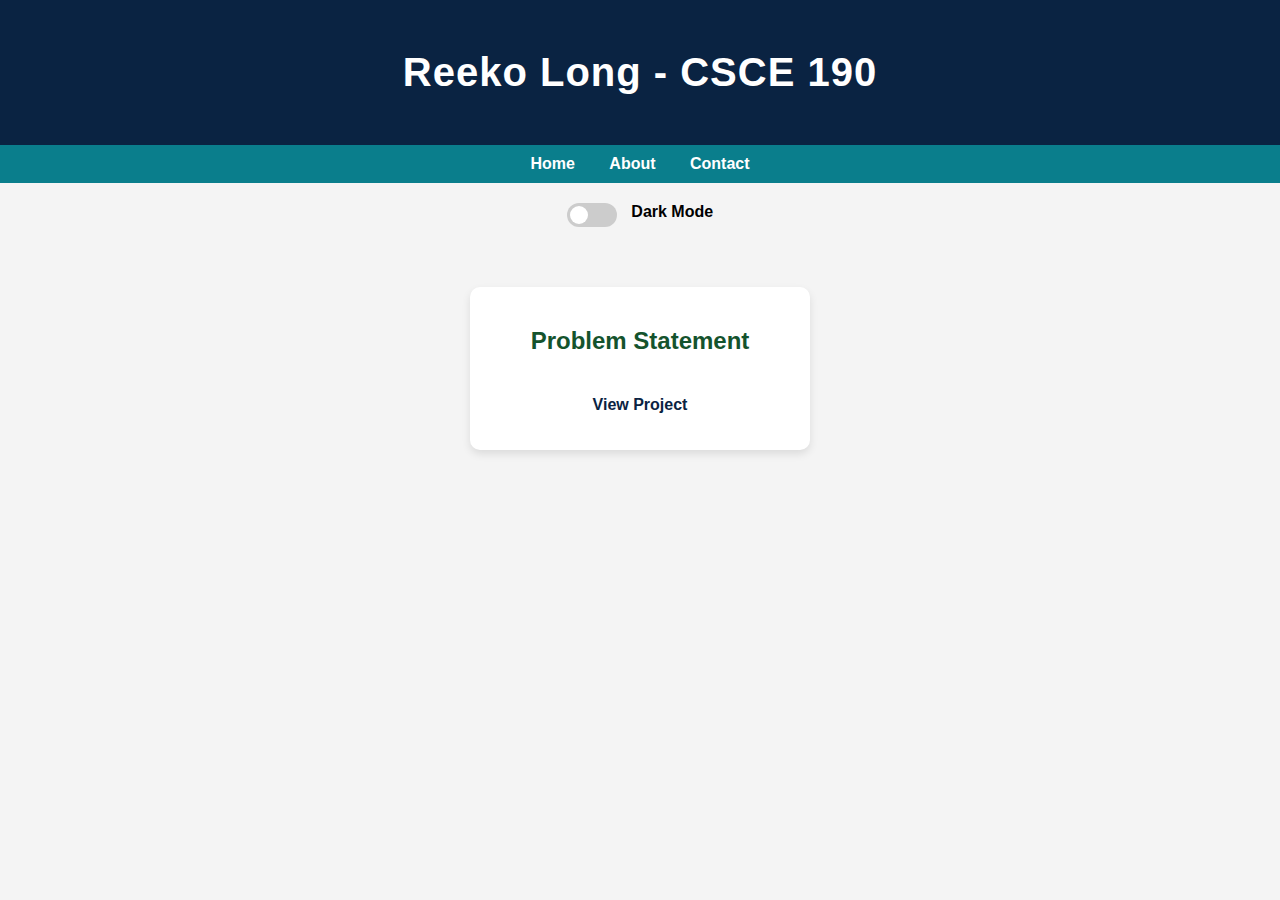
<file: index.html>
<!DOCTYPE html>
<html lang="en">
  <head>
    <meta charset="UTF-8" />
    <meta name="viewport" content="width=device-width, initial-scale=1.0" />
    <title>Reeko Long - CSCE 190</title>
    <link rel="stylesheet" href="main.css" />
    <style>
      body {
        font-family: Arial, sans-serif;
        margin: 0;
        padding: 0;
        background-color: #f4f4f4;
        color: #000;
      }

      body.dark {
        background-color: #121212;
        color: #f0f0f0;
      }

      header {
        background-color: #0a2342;
        padding: 20px;
        text-align: center;
      }

      header h1 {
        color: white;
        margin: 0;
      }

      nav {
        background-color: #0a7e8c;
        padding: 10px 0;
        text-align: center;
      }

      nav a {
        color: white;
        margin: 0 15px;
        text-decoration: none;
        font-weight: bold;
      }

      nav a:hover {
        text-decoration: underline;
      }

      main {
        padding: 40px;
        text-align: center;
      }

      .card {
        display: inline-block;
        background-color: white;
        padding: 20px;
        border-radius: 10px;
        box-shadow: 0 4px 8px rgba(0,0,0,0.1);
        text-align: center;
        width: 300px;
      }

      body.dark .card {
        background-color: #1e1e1e;
        box-shadow: 0 4px 8px rgba(255,255,255,0.05);
      }

      .card a {
        text-decoration: none;
        color: #0a2342;
        font-weight: bold;
      }

      body.dark .card a {
        color: #80d8ff;
      }

      .card a:hover {
        text-decoration: underline;
      }

      /* Toggle Switch Styling */
      .toggle-container {
        text-align: center;
        margin: 20px 0;
      }

      .switch {
        position: relative;
        display: inline-block;
        width: 50px;
        height: 24px;
      }

      .switch input {
        opacity: 0;
        width: 0;
        height: 0;
      }

      .slider {
        position: absolute;
        cursor: pointer;
        top: 0;
        left: 0;
        right: 0;
        bottom: 0;
        background-color: #ccc;
        transition: 0.4s;
        border-radius: 24px;
      }

      .slider:before {
        position: absolute;
        content: "";
        height: 18px;
        width: 18px;
        left: 3px;
        bottom: 3px;
        background-color: white;
        transition: 0.4s;
        border-radius: 50%;
      }

      input:checked + .slider {
        background-color: #0a7e8c;
      }

      input:checked + .slider:before {
        transform: translateX(26px);
      }

      .toggle-label {
        margin-left: 10px;
        font-weight: bold;
      }
    </style>
  </head>
  <body>
    <header>
      <h1>Reeko Long - CSCE 190</h1>
    </header>

    <nav>
      <a href="index.html">Home</a>
      <a href="about.html">About</a>
      <a href="contact.html">Contact</a>
    </nav>

    <!-- Dark Mode Toggle -->
    <div class="toggle-container">
      <label class="switch">
        <input type="checkbox" id="mode-toggle">
        <span class="slider round"></span>
      </label>
      <span class="toggle-label">Dark Mode</span>
    </div>

    <main>
      <div class="card">
        <h2>Problem Statement</h2>
        <p><a href="problem.html">View Project</a></p>
      </div>
    </main>

    <!-- Dark Mode Script -->
    <script>
      const toggle = document.getElementById('mode-toggle');
      const body = document.body;

      // Set dark mode on page load if stored
      if (localStorage.getItem("theme") === "dark") {
        body.classList.add("dark");
        toggle.checked = true;
      }

      toggle.addEventListener('change', () => {
        body.classList.toggle("dark");
        localStorage.setItem("theme", body.classList.contains("dark") ? "dark" : "light");
      });
    </script>
  </body>
</html>
</file>
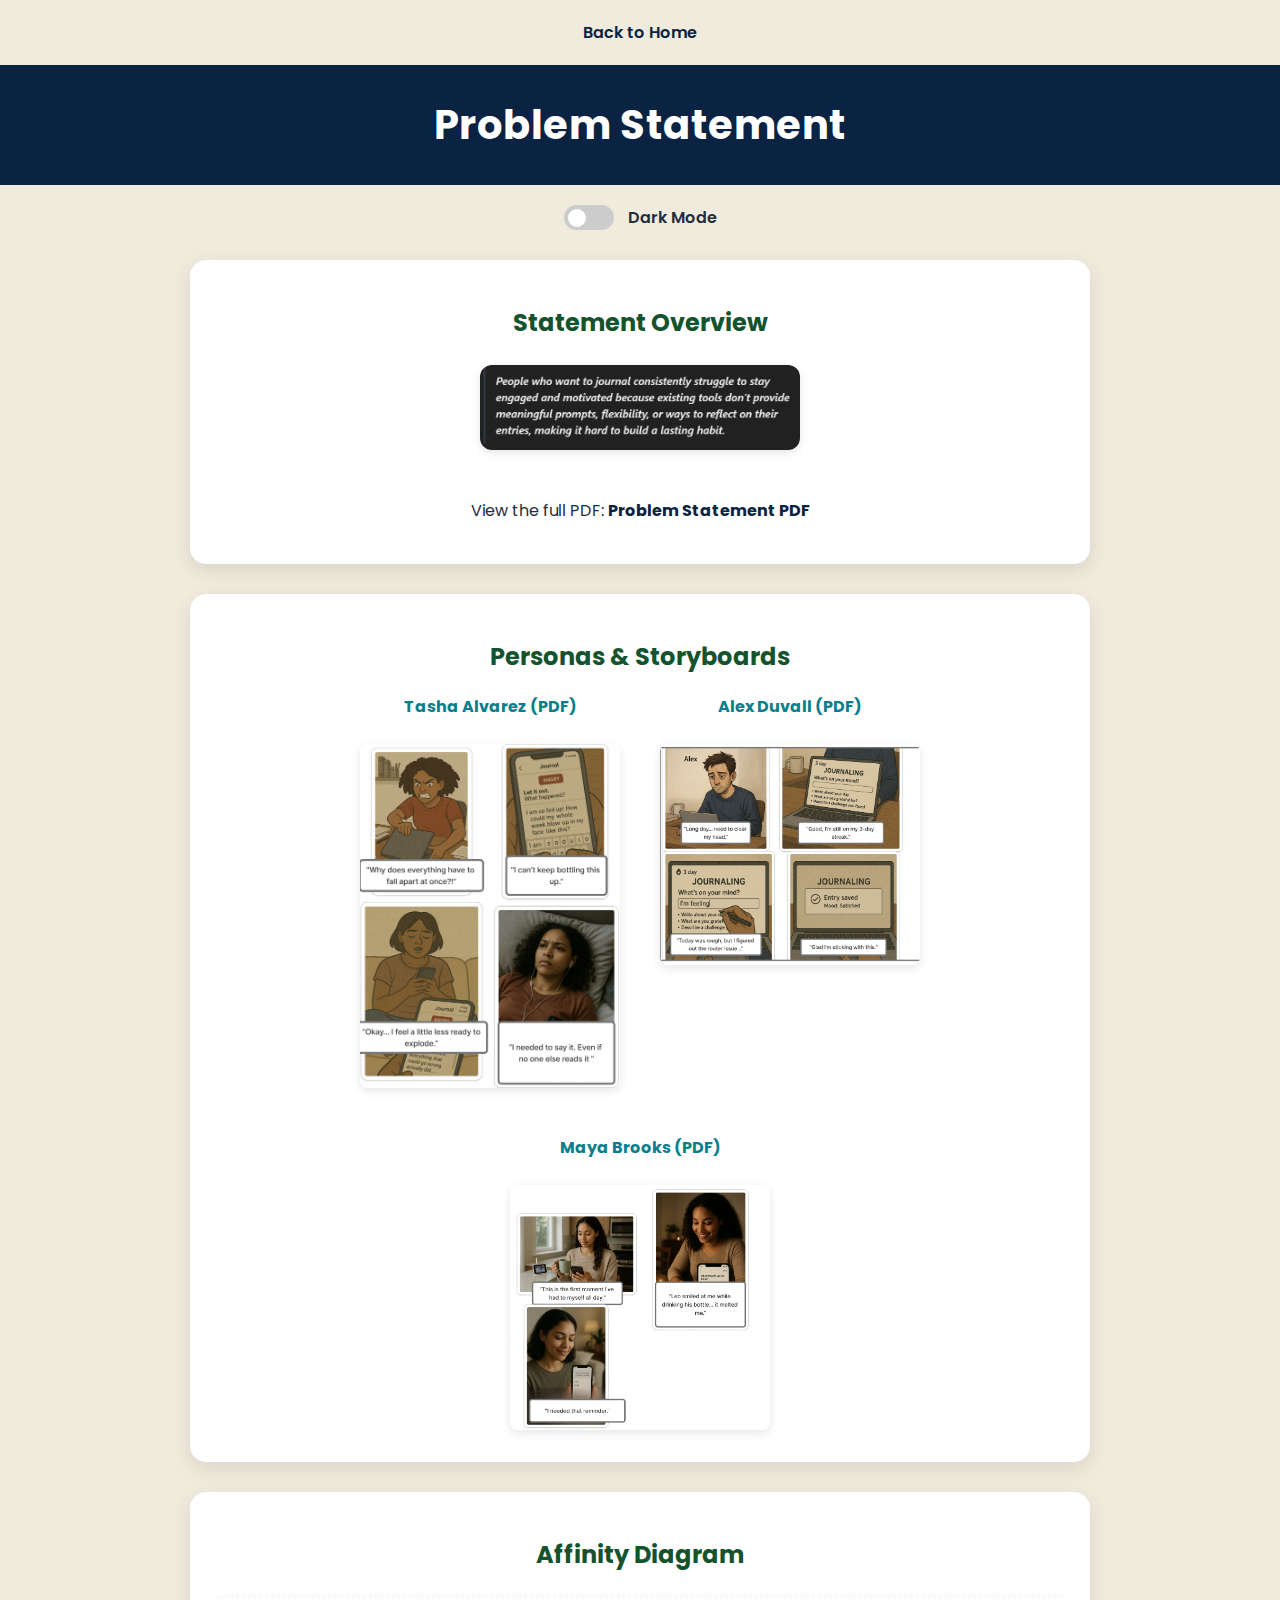
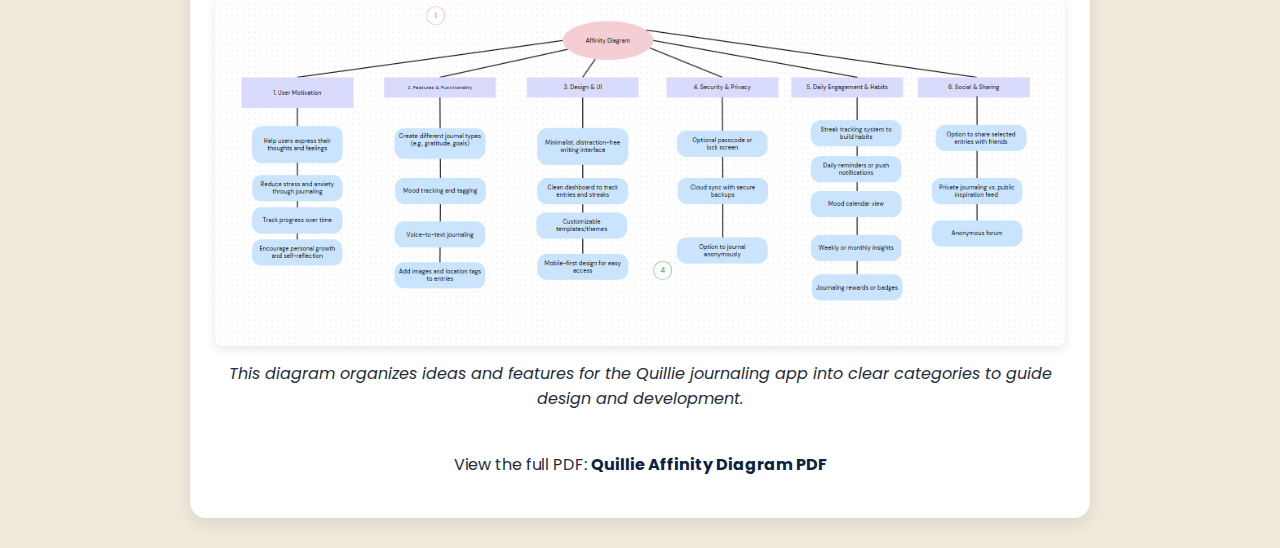
<file: problem.html>
<!DOCTYPE html>
<html lang="en">
  <head>
    <meta charset="UTF-8" />
    <meta name="viewport" content="width=device-width, initial-scale=1.0" />
    <title>Problem Statement - Reeko Long</title>
    <link rel="stylesheet" href="main.css" />
    <style>
      .top-nav {
        text-align: center;
        margin: 20px 0;
      }

      .top-button {
        display: inline-block;
        margin: 5px 10px;
        padding: 10px 20px;
        background-color: #0a2342;
        color: #fff;
        text-decoration: none;
        font-weight: bold;
        border-radius: 8px;
        transition: background-color 0.3s ease;
      }

      .top-button:hover {
        background-color: #0a7e8c;
      }

      .back-link {
        display: block;
        margin-top: 10px;
        color: #0a2342;
        font-weight: 600;
        text-decoration: none;
      }

      .back-link:hover {
        text-decoration: underline;
      }

      body.dark .top-button {
        background-color: #0a7e8c;
        color: #fff;
      }

      body.dark .top-button:hover {
        background-color: #0a2342;
      }

      body.dark .back-link {
        color: #80d8ff;
      }

      /* Personas & Storyboards Layout */
      .persona-section {
        display: flex;
        flex-wrap: wrap;
        justify-content: center;
        gap: 40px;
        margin-top: 20px;
      }

      .persona-card {
        width: 260px;
        text-align: center;
      }

      .persona-card a {
        display: block;
        margin-bottom: 10px;
        font-weight: bold;
      }

      .persona-card img {
        width: 100%;
        border-radius: 8px;
        box-shadow: 0px 3px 10px rgba(0,0,0,0.1);
      }
    </style>
  </head>
  <body>
    <!-- Top Nav -->
    <div class="top-nav">
      <a href="index.html" class="back-link">Back to Home</a>
    </div>

    <h1>Problem Statement</h1>

    <!-- Dark Mode Toggle -->
    <div class="toggle-container">
      <label class="switch">
        <input type="checkbox" id="mode-toggle">
        <span class="slider round"></span>
      </label>
      <span class="toggle-label">Dark Mode</span>
    </div>

    <!-- Problem Statement Section -->
    <div class="project">
      <h2>Statement Overview</h2>
      <img src="images/problem.png" alt="Problem Statement Image" />
      <p>
        View the full PDF: <a href="files/statement.pdf" target="_blank">Problem Statement PDF</a>
      </p>
    </div>

    <!-- Combined Personas + Storyboards -->
    <div class="project">
      <h2>Personas & Storyboards</h2>
      <div class="persona-section">
        <div class="persona-card">
          <a href="files/Tasha_Alvarez_Persona.pdf" target="_blank">Tasha Alvarez (PDF)</a>
          <img src="images/tashastoryboard.png" alt="Tasha's Storyboard" />
        </div>
        <div class="persona-card">
          <a href="files/Alex_Duvall_Persona.pdf" target="_blank">Alex Duvall (PDF)</a>
          <img src="images/alexstoryboard.png" alt="Alex's Storyboard" />
        </div>
        <div class="persona-card">
          <a href="files/Maya_Brooks_Persona.pdf" target="_blank">Maya Brooks (PDF)</a>
          <img src="images/mayastoryboard.png" alt="Maya's Storyboard" />
        </div>
      </div>
    </div>

<!-- Affinity Diagram Section -->
<div class="project">
  <h2>Affinity Diagram</h2>
  <img src="images/affinity-diagram.png" alt="Affinity Diagram" style="max-width: 100%; border-radius: 8px; box-shadow: 0px 3px 10px rgba(0,0,0,0.1);" />
  <p style="text-align: center; font-style: italic; margin-top: 8px;">
    This diagram organizes ideas and features for the Quillie journaling app into clear categories to guide design and development.
  </p>
  <p>
    View the full PDF: <a href="files/Quillie_Affinity_Diagram.pdf" target="_blank">Quillie Affinity Diagram PDF</a>
  </p>
</div>



    <!-- Dark Mode Script -->
    <script>
      const toggle = document.getElementById('mode-toggle');
      const body = document.body;

      if (localStorage.getItem("theme") === "dark") {
        body.classList.add("dark");
        toggle.checked = true;
      }

      toggle.addEventListener('change', () => {
        body.classList.toggle("dark");
        localStorage.setItem("theme", body.classList.contains("dark") ? "dark" : "light");
      });
    </script>
  </body>
</html>
</file>
<file: main.css>
/* Import a modern, professional font */
@import url('https://fonts.googleapis.com/css2?family=Poppins:wght@400;600;700&display=swap');

/* Base Page Styling */
body {
  font-family: 'Poppins', sans-serif;
  background-color: rgba(240, 234, 219, 0.957); /* Light, clean background */
  color: #1f2d3d; /* Dark text */
  margin: 0;
  padding: 0;
}

/* Header */
h1 {
  text-align: center;
  background-color: #0a2342; /* Deep navy */
  color: #ffffff;
  padding: 30px 0;
  margin: 0;
  font-size: 2.5rem;
  letter-spacing: 1px;
}

/* Headings */
h2, h3 {
  color: #14532d; /* Deep emerald */
  margin-bottom: 10px;
}

/* Project Section Cards */
.project {
  background-color: #ffffff;
  margin: 30px auto;
  padding: 25px;
  border-radius: 16px;
  box-shadow: 0px 6px 20px rgba(0, 0, 0, 0.1);
  width: 90%;
  max-width: 850px;
  transition: transform 0.2s ease-in-out;
  text-align: center;
}

.project:hover {
  transform: translateY(-5px);
  box-shadow: 0px 10px 25px rgba(0, 0, 0, 0.15);
}

/* Images Inside Project Cards */
.project img {
  width: 100%;
  max-width: 320px;
  border-radius: 12px;
  margin-top: 15px;
  box-shadow: 0px 3px 8px rgba(0, 0, 0, 0.1);
}

/* Links */
a {
  color: #0a7e8c; /* Sophisticated teal */
  text-decoration: none;
  font-weight: 600;
}

a:hover {
  text-decoration: underline;
}

/* Paragraph Links (like "Back to Home") */
p a {
  display: inline-block;
  margin-top: 25px;
  font-weight: bold;
  color: #0a2342;
}

/* About, Skills, Contact Sections */
.about, .skills, .contact {
  background-color: #eef2f5;
  padding: 30px 20px;
  border-left: 5px solid #14532d;
  margin: 30px auto;
  border-radius: 10px;
  width: 90%;
  max-width: 850px;
  box-shadow: 0px 3px 10px rgba(0, 0, 0, 0.05);
}

/* Responsive: Stack better on mobile */
@media (max-width: 600px) {
  h1 {
    font-size: 2rem;
  }

  .project, .about, .skills, .contact {
    padding: 20px 15px;
  }

  .project img {
    max-width: 100%;
  }
}
/* Toggle Switch Styling */
.toggle-container {
    text-align: center;
    margin: 20px 0;
  }
  
  .toggle-label {
    margin-left: 10px;
    font-weight: 600;
  }
  
  /* Switch */
  .switch {
    position: relative;
    display: inline-block;
    width: 50px;
    height: 25px;
  }
  
  .switch input {
    opacity: 0;
    width: 0;
    height: 0;
  }
  
  .slider {
    position: absolute;
    cursor: pointer;
    top: 0;
    left: 0;
    right: 0;
    bottom: 0;
    background-color: #ccc;
    border-radius: 25px;
    transition: 0.4s;
  }
  
  .slider:before {
    position: absolute;
    content: "";
    height: 18px;
    width: 18px;
    left: 4px;
    bottom: 3.5px;
    background-color: white;
    border-radius: 50%;
    transition: 0.4s;
  }
  
  input:checked + .slider {
    background-color: #0a7e8c;
  }
  
  input:checked + .slider:before {
    transform: translateX(24px);
  }
  
  /* Dark Mode Styles */
  body.dark {
    background-color: #1e1e1e;
    color: #f1f1f1;
  }
  
  body.dark h1 {
    background-color: #0a7e8c;
  }
  
  body.dark .project,
  body.dark .about,
  body.dark .skills,
  body.dark .contact {
    background-color: #2b2b2b;
    color: #f1f1f1;
    border-left-color: #0a7e8c;
  }
  
  body.dark a {
    color: #80d8ff;
  }
  
  body.dark p a {
    color: #ffffff;
  }
</file>
